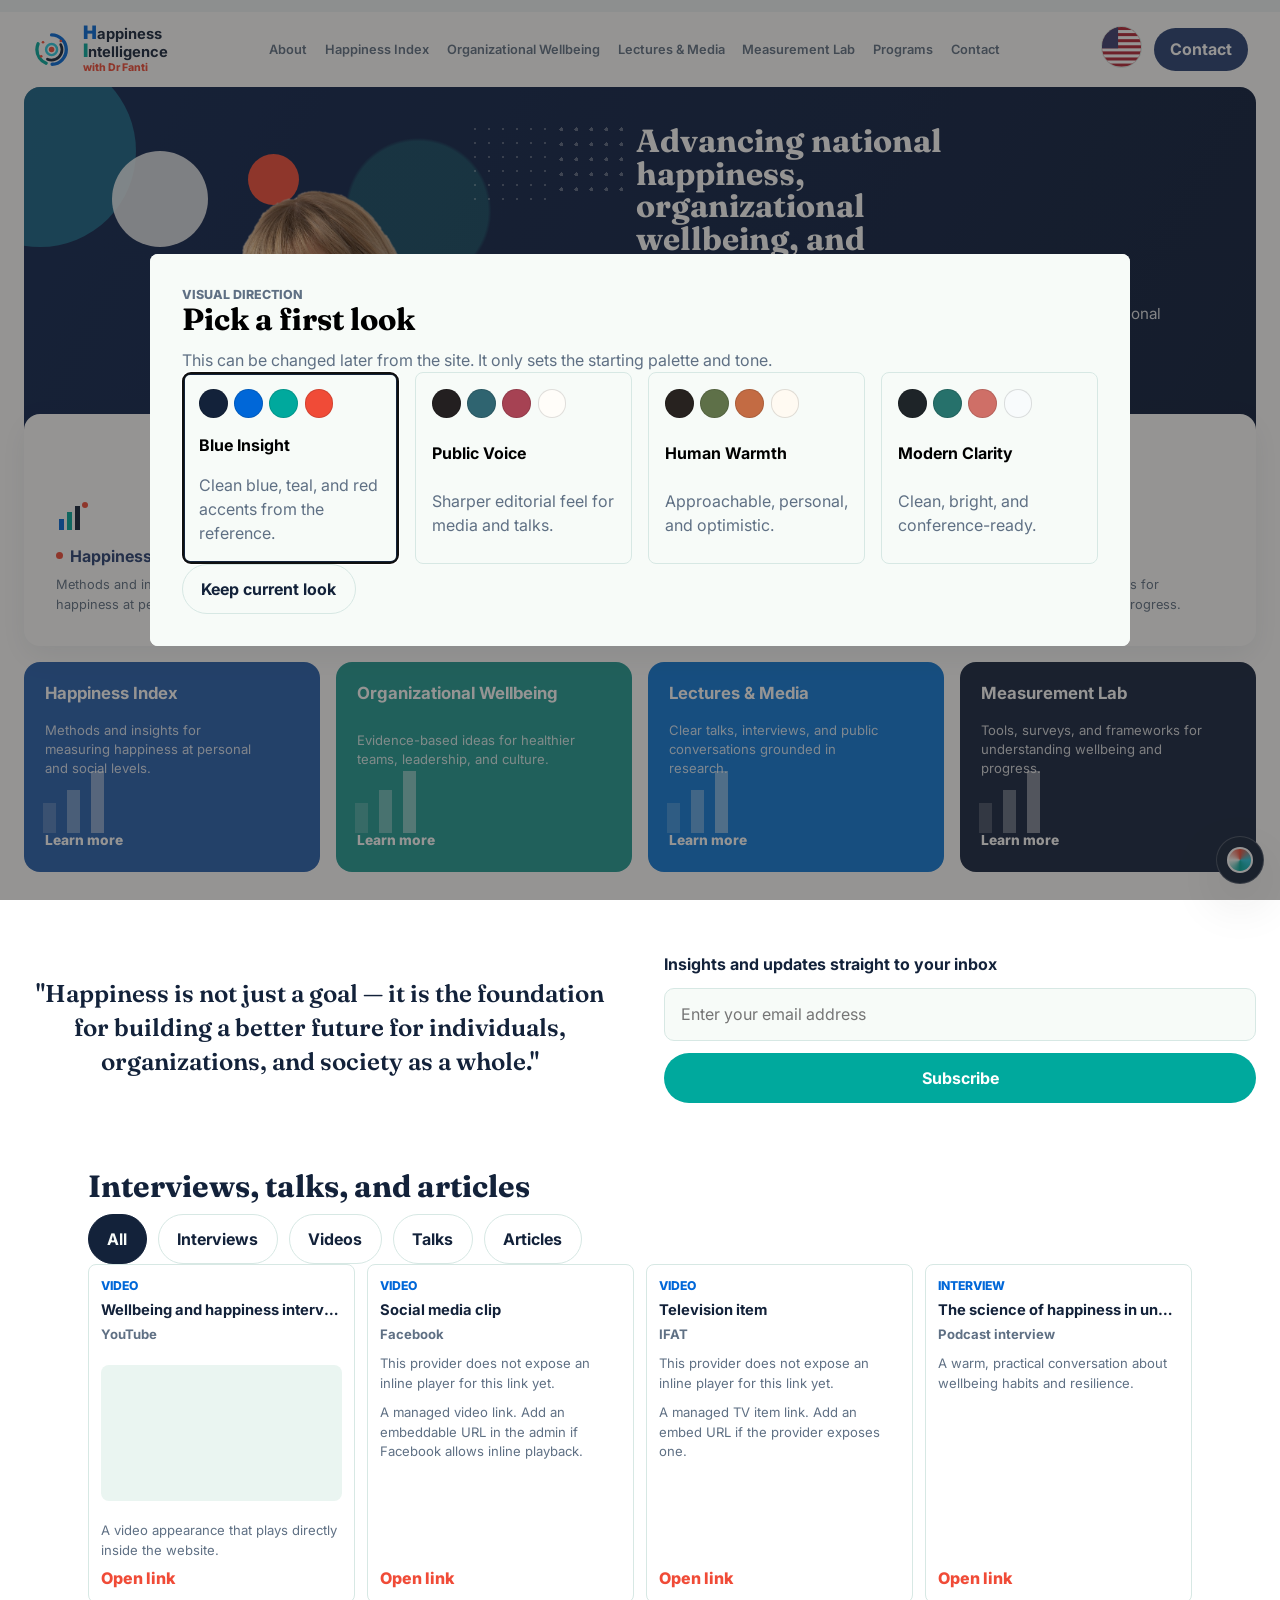
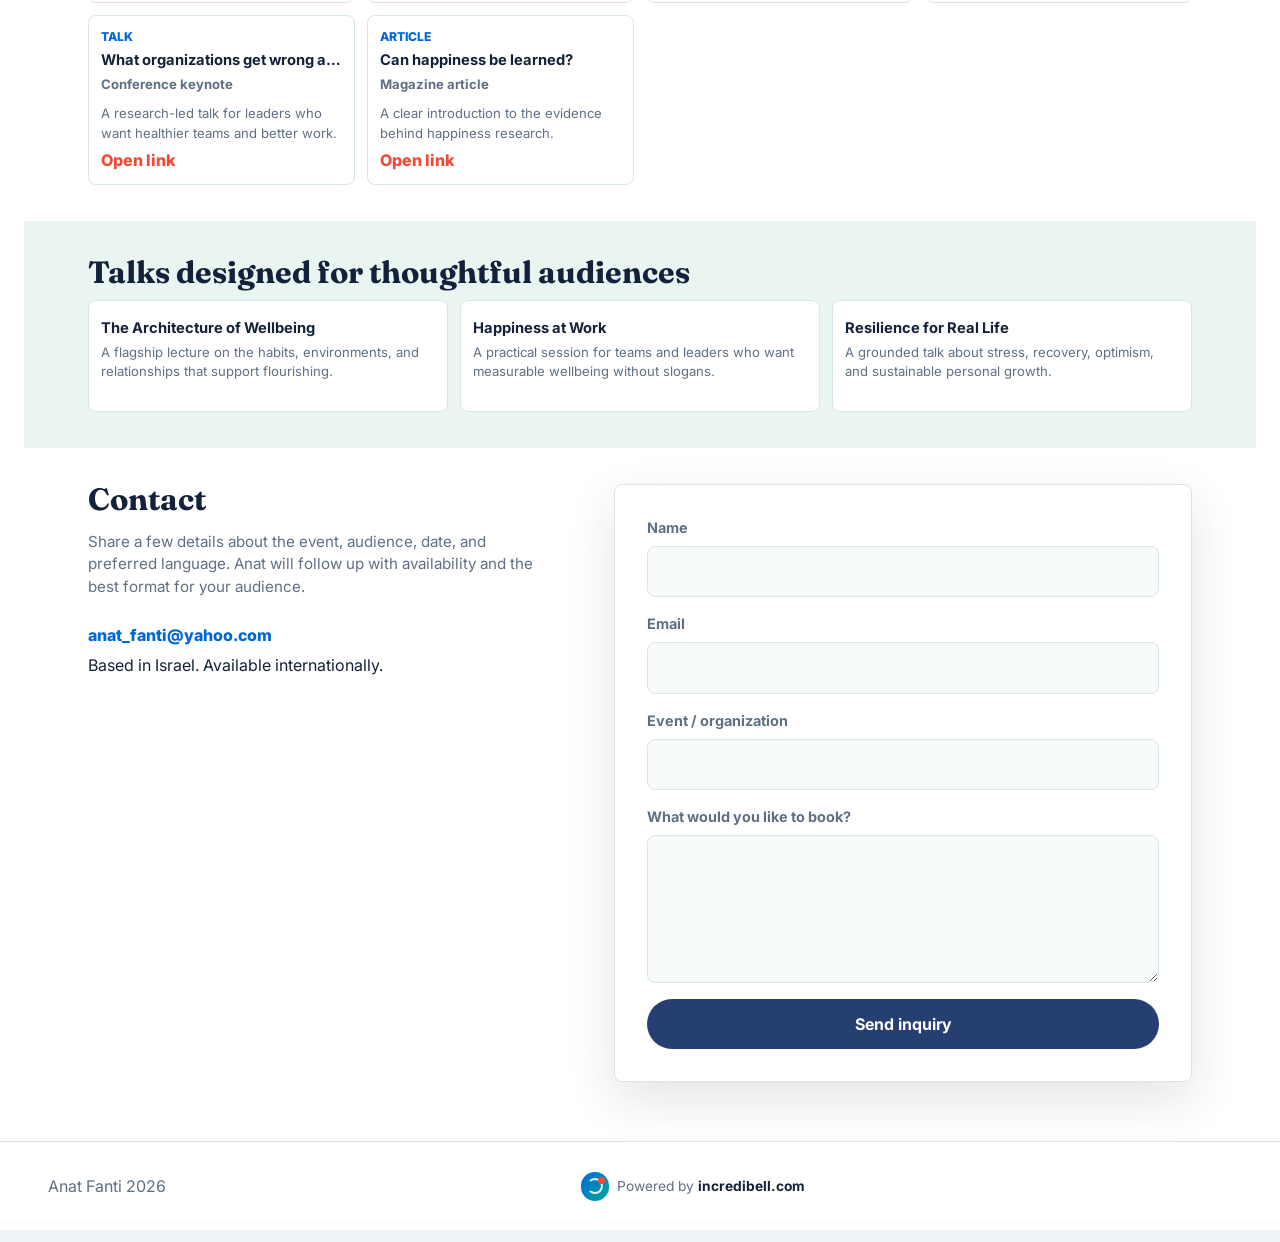
<file: index.html>
<!doctype html>
<html lang="en">
  <head>
    <meta charset="utf-8" />
    <meta name="viewport" content="width=device-width, initial-scale=1" />
    <meta
      name="description"
      content="Professional speaker, researcher, and wellbeing expert available for interviews, lectures, and conferences."
    />
    <title>Anat Fanti</title>
    <link rel="icon" href="favicon.svg" type="image/svg+xml" />
    <link rel="preconnect" href="https://fonts.googleapis.com" />
    <link rel="preconnect" href="https://fonts.gstatic.com" crossorigin />
    <link
      href="https://fonts.googleapis.com/css2?family=Assistant:wght@400;500;600;700&family=Fraunces:opsz,wght@9..144,600;9..144,700&family=Inter:wght@400;500;600;700&display=swap"
      rel="stylesheet"
    />
    <link rel="stylesheet" href="styles.css?v=20260530-21" />
  </head>
  <body>
    <a class="skip-link" href="#main">Skip to content</a>
    <header class="site-header" data-admin-edit="nav">
      <a class="brand" href="#top" aria-label="Home">
        <span class="brand-symbol" aria-hidden="true">
          <svg viewBox="0 0 64 64" focusable="false">
            <circle class="logo-arc logo-arc-blue" cx="32" cy="32" r="24"></circle>
            <circle class="logo-arc logo-arc-teal" cx="32" cy="32" r="24"></circle>
            <circle class="logo-arc logo-arc-navy" cx="32" cy="32" r="17"></circle>
            <circle class="logo-ring" cx="32" cy="32" r="9"></circle>
            <circle class="logo-center" cx="32" cy="32" r="4.5"></circle>
            <circle class="logo-dot logo-dot-one" cx="18" cy="20" r="2.2"></circle>
            <circle class="logo-dot logo-dot-two" cx="47" cy="18" r="2.2"></circle>
            <circle class="logo-dot logo-dot-three" cx="15" cy="43" r="2.2"></circle>
          </svg>
        </span>
        <span class="brand-copy">
          <strong class="brand-title">
            <span><span class="hi-letter" data-brand-letter="h">H</span><span data-i18n="brand.happinessRest">appiness</span></span>
            <span><span class="hi-letter" data-brand-letter="i">I</span><span data-i18n="brand.intelligenceRest">ntelligence</span></span>
          </strong>
          <small data-i18n="brand.subtitle">with Dr Fanti</small>
        </span>
      </a>
      <nav class="nav-links" aria-label="Primary navigation">
        <a href="#work" data-i18n="nav.about">About</a>
        <a href="#happiness-index" data-i18n="nav.index">Happiness Index</a>
        <a href="#organizational" data-i18n="nav.organizational">Organizational Wellbeing</a>
        <a href="#media" data-i18n="nav.media">Lectures & Media</a>
        <a href="#measurement-lab" data-i18n="nav.lab">Measurement Lab</a>
        <a href="#programs" data-i18n="nav.programs">Programs</a>
        <a href="#contact" data-i18n="nav.contact">Contact</a>
      </nav>
      <div class="header-actions">
        <div class="language-menu" id="languageMenu">
          <button class="flag-button" id="langToggle" type="button" aria-haspopup="true" aria-expanded="false" aria-label="Choose language"></button>
          <div class="language-options" id="languageOptions" role="menu" aria-label="Language options">
            <button type="button" role="menuitem" data-lang-choice="en" aria-label="English"></button>
            <button type="button" role="menuitem" data-lang-choice="he" aria-label="Hebrew"></button>
          </div>
        </div>
        <a class="primary-button compact" href="#contact" data-i18n="nav.contactCta">Contact</a>
      </div>
    </header>

    <main id="main">
      <section class="hero" id="top">
        <div class="hero-graphics" aria-hidden="true">
          <span class="shape arc-one"></span>
          <span class="shape arc-two"></span>
          <span class="shape red-dot"></span>
          <span class="shape dot-grid"></span>
          <span class="shape chart-bars"></span>
        </div>
        <div class="hero-copy">
          <h1 data-field="heroTitle">Advancing national happiness, organizational wellbeing, and flourishing societies.</h1>
          <p class="hero-text" data-field="heroText">
            Research-based insights for advancing national happiness, organizational wellbeing, and flourishing societies.
          </p>
          <div class="hero-actions">
            <a class="primary-button" href="#contact" data-i18n="hero.primaryCta">Invite Dr Fanti to speak</a>
            <a class="secondary-button" href="#media" data-i18n="hero.secondaryCta">Media inquiry</a>
          </div>
        </div>
        <figure class="hero-media">
          <img id="heroImage" src="Media/refined_transparent.png" alt="Portrait of Anat Fanti" />
        </figure>
      </section>

      <section class="section expertise-section" id="happiness-index">
        <p class="expertise-label" data-i18n="expertise.sectionLabel">Areas of expertise</p>
        <div class="expertise-grid">
          <div class="expertise-card" id="programs">
            <span class="expertise-icon" aria-hidden="true">
              <svg width="34" height="34" viewBox="0 0 34 34"><rect x="3" y="20" width="5" height="11" fill="#0067d8"/><rect x="11" y="13" width="5" height="18" fill="#00a99d"/><rect x="19" y="7" width="5" height="24" fill="#13223a"/><circle cx="29" cy="6" r="3" fill="#f04b37"/></svg>
            </span>
            <h3 data-i18n="expertise.indexTitle">Happiness Index</h3>
            <p data-i18n="expertise.indexBody">Methods and insights for measuring happiness at personal and social levels.</p>
          </div>
          <div class="expertise-card" id="organizational">
            <span class="expertise-icon" aria-hidden="true">
              <svg width="34" height="34" viewBox="0 0 34 34"><circle cx="17" cy="17" r="11" fill="none" stroke="#d7e8e4" stroke-width="5"/><path d="M17 6 a11 11 0 0 1 9.6 5.6" fill="none" stroke="#00a99d" stroke-width="5" stroke-linecap="round"/></svg>
            </span>
            <h3 data-i18n="expertise.orgTitle">Organizational Wellbeing</h3>
            <p data-i18n="expertise.orgBody">Evidence-based ideas for healthier teams, leadership, and culture.</p>
          </div>
          <div class="expertise-card">
            <span class="expertise-icon" aria-hidden="true">
              <svg width="34" height="34" viewBox="0 0 34 34"><g fill="#27a3d4"><circle cx="6" cy="6" r="2"/><circle cx="14" cy="6" r="2"/><circle cx="22" cy="6" r="2"/><circle cx="6" cy="14" r="2"/><circle cx="14" cy="14" r="2" fill="#f04b37"/><circle cx="22" cy="14" r="2"/><circle cx="6" cy="22" r="2"/><circle cx="14" cy="22" r="2"/><circle cx="22" cy="22" r="2"/></g></svg>
            </span>
            <h3 data-i18n="expertise.mediaTitle">Lectures &amp; Media</h3>
            <p data-i18n="expertise.mediaBody">Clear talks, interviews, and public conversations grounded in research.</p>
          </div>
          <div class="expertise-card">
            <span class="expertise-icon" aria-hidden="true">
              <svg width="34" height="34" viewBox="0 0 34 34"><g><rect x="4" y="4" width="7" height="7" rx="1" fill="#13223a"/><rect x="13" y="4" width="7" height="7" rx="1" fill="#0067d8"/><rect x="4" y="13" width="7" height="7" rx="1" fill="#00a99d"/><rect x="13" y="13" width="7" height="7" rx="1" fill="#9fb6cf"/></g></svg>
            </span>
            <h3 data-i18n="expertise.labTitle">Measurement Lab</h3>
            <p data-i18n="expertise.labBody">Tools, surveys, and frameworks for understanding wellbeing and progress.</p>
          </div>
        </div>
      </section>

      <section class="feature-card-grid" aria-label="Specialty areas">
        <a class="feature-card feature-blue" href="#contact">
          <h3 data-i18n="expertise.indexTitle">Happiness Index</h3>
          <p data-i18n="expertise.indexBody">Methods and insights for measuring happiness at personal and social levels.</p>
          <span data-i18n="feature.more">Learn more</span>
        </a>
        <a class="feature-card feature-teal" href="#contact">
          <h3 data-i18n="expertise.orgTitle">Organizational Wellbeing</h3>
          <p data-i18n="expertise.orgBody">Evidence-based ideas for healthier teams, leadership, and culture.</p>
          <span data-i18n="feature.more">Learn more</span>
        </a>
        <a class="feature-card feature-cyan" href="#media">
          <h3 data-i18n="expertise.mediaTitle">Lectures &amp; Media</h3>
          <p data-i18n="expertise.mediaBody">Clear talks, interviews, and public conversations grounded in research.</p>
          <span data-i18n="feature.more">Learn more</span>
        </a>
        <a class="feature-card feature-dark" href="#contact">
          <h3 data-i18n="expertise.labTitle">Measurement Lab</h3>
          <p data-i18n="expertise.labBody">Tools, surveys, and frameworks for understanding wellbeing and progress.</p>
          <span data-i18n="feature.more">Learn more</span>
        </a>
      </section>

      <section class="cta-band" aria-label="Newsletter and quote">
        <blockquote class="cta-quote" data-i18n="quote.text">
          "Happiness is not just a goal — it is the foundation for building a better future for individuals, organizations, and society as a whole."
        </blockquote>
        <form class="newsletter" id="newsletterForm">
          <p class="newsletter-label" data-i18n="newsletter.label">Insights and updates straight to your inbox</p>
          <span class="newsletter-field">
            <input type="email" name="email" autocomplete="email" data-i18n-placeholder="newsletter.placeholder" placeholder="Enter your email address" required />
          </span>
          <button class="primary-button full" type="submit" data-i18n="newsletter.cta">Subscribe</button>
        </form>
      </section>

      <section class="section" id="media">
        <div class="section-heading">
          <p class="section-kicker" data-i18n="media.kicker">Selected media</p>
          <h2 data-field="mediaTitle">Interviews, talks, and articles</h2>
        </div>
        <div class="filter-row" role="tablist" aria-label="Media filters">
          <button class="filter-button active" type="button" data-filter="all" data-i18n="filters.all">All</button>
          <button class="filter-button" type="button" data-filter="interview" data-i18n="filters.interviews">Interviews</button>
          <button class="filter-button" type="button" data-filter="video" data-i18n="filters.videos">Videos</button>
          <button class="filter-button" type="button" data-filter="talk" data-i18n="filters.talks">Talks</button>
          <button class="filter-button" type="button" data-filter="article" data-i18n="filters.articles">Articles</button>
        </div>
        <div class="media-grid" id="mediaGrid" aria-live="polite"></div>
      </section>

      <section class="section speaking-section" id="speaking">
        <div class="section-heading">
          <p class="section-kicker" data-i18n="speaking.kicker">Lectures & conferences</p>
          <h2 data-field="speakingTitle">Talks designed for thoughtful audiences</h2>
        </div>
        <div class="talk-list" id="talkList"></div>
      </section>

      <section class="section contact-section" id="contact">
        <div>
          <p class="section-kicker" data-i18n="contact.kicker">Contact</p>
          <h2 data-field="contactTitle">Contact</h2>
          <p data-field="contactBody">
            Share a few details about the event, audience, date, and preferred language. Anat will
            follow up with availability and the best format for your audience.
          </p>
          <div class="contact-details">
            <a id="emailLink" href="mailto:hello@example.com">hello@example.com</a>
            <span data-field="location">Based in Israel. Available internationally.</span>
          </div>
        </div>
        <form class="booking-form" id="bookingForm">
          <label>
            <span data-i18n="form.name">Name</span>
            <input name="name" autocomplete="name" required />
          </label>
          <label>
            <span data-i18n="form.email">Email</span>
            <input name="email" type="email" autocomplete="email" required />
          </label>
          <label>
            <span data-i18n="form.event">Event / organization</span>
            <input name="event" required />
          </label>
          <label>
            <span data-i18n="form.message">What would you like to book?</span>
            <textarea name="message" rows="5" required></textarea>
          </label>
          <button class="primary-button full" type="submit" data-i18n="form.submit">Send inquiry</button>
        </form>
      </section>
    </main>

    <footer class="site-footer">
      <p><span data-field="name">Anat Fanti</span> <span id="year"></span></p>
      <a class="powered-by" href="https://incredibell.com" target="_blank" rel="noreferrer" aria-label="Powered by incredibell.com">
        <span class="powered-logo" id="footerAdminHotspot" aria-hidden="true" title="Powered by incredibell.com">
          <span></span>
        </span>
        <span>Powered by <strong>incredibell.com</strong></span>
      </a>
      <button class="stealth-admin" id="adminTrigger" type="button" aria-label="Open editor"></button>
    </footer>

    <button class="theme-fab" id="openTemplatePicker" type="button" aria-label="Change color template" title="Change color template">
      <span aria-hidden="true"></span>
    </button>

    <dialog class="admin-dialog" id="adminDialog" aria-labelledby="adminTitle">
      <form method="dialog" class="admin-shell">
        <header class="admin-header">
          <div>
            <p class="section-kicker">Private editor</p>
            <h2 id="adminTitle">Site content</h2>
          </div>
          <button class="icon-button" value="close" aria-label="Close editor" type="submit">x</button>
        </header>
        <div class="admin-login" id="adminLogin">
          <label>
            <span>Email</span>
            <input id="adminEmail" type="email" autocomplete="username" />
          </label>
          <label>
            <span>Password</span>
            <input id="adminPassword" type="password" autocomplete="current-password" />
          </label>
          <button class="primary-button full" id="unlockAdmin" type="button">Unlock editor</button>
          <p class="admin-note">
            Prototype login for local preview only. Production auth should move to Vercel/CMS auth.
          </p>
        </div>
        <div class="admin-panel" id="adminPanel" hidden>
          <div class="admin-tabs" role="tablist">
            <button class="filter-button active" type="button" data-admin-lang="en">English</button>
            <button class="filter-button" type="button" data-admin-lang="he">Hebrew</button>
          </div>
          <div class="admin-grid" id="adminFields"></div>
          <section class="admin-section">
            <h3>Media items</h3>
            <div id="adminMediaList"></div>
            <button class="secondary-button" id="addMediaItem" type="button">Add media item</button>
          </section>
          <section class="admin-section">
            <h3>Talk formats</h3>
            <div id="adminTalkList"></div>
            <button class="secondary-button" id="addTalkItem" type="button">Add talk</button>
          </section>
          <section class="admin-section">
            <h3>Publish tools</h3>
            <div class="admin-actions">
              <button class="primary-button" id="saveContent" type="button">Save in this browser</button>
              <button class="secondary-button" id="exportContent" type="button">Export JSON</button>
              <label class="file-button">
                Import JSON
                <input id="importContent" type="file" accept="application/json" />
              </label>
              <button class="danger-button" id="resetContent" type="button">Reset local edits</button>
            </div>
          </section>
        </div>
      </form>
    </dialog>

    <dialog class="template-dialog" id="templateDialog" aria-labelledby="templateTitle">
      <div class="template-modal">
        <p class="section-kicker" data-i18n="templates.kicker">Visual direction</p>
        <h2 id="templateTitle" data-i18n="templates.modalTitle">Pick a first look</h2>
        <p data-i18n="templates.modalBody">
          This can be changed later from the site. It only sets the starting palette and tone.
        </p>
        <div class="template-grid" id="templateDialogGrid"></div>
        <button class="ghost-button" id="skipTemplate" type="button" data-i18n="templates.skip">Keep current look</button>
      </div>
    </dialog>

    <script src="app.js?v=20260530-21" defer></script>
  </body>
</html>
</file>
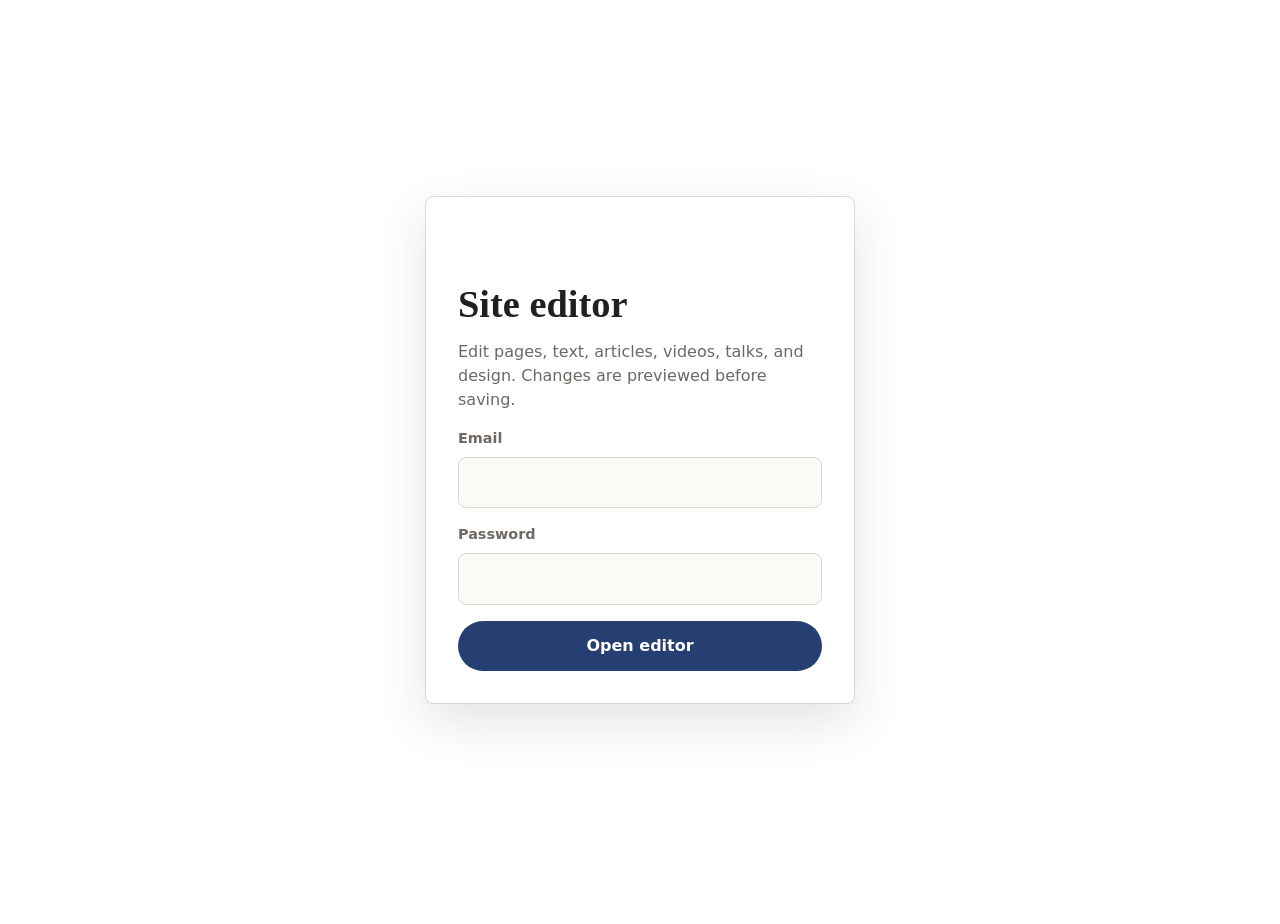
<file: admin.html>
<!doctype html>
<html lang="en">
  <head>
    <meta charset="utf-8" />
    <meta name="viewport" content="width=device-width, initial-scale=1" />
    <title>Anat Fanti Editor</title>
    <link rel="icon" href="favicon.svg" type="image/svg+xml" />
    <link rel="stylesheet" href="styles.css?v=20260529-6" />
    <link rel="stylesheet" href="admin.css?v=20260529-9" />
  </head>
  <body class="editor-body">
    <main class="editor-app">
      <section class="editor-login" id="editorLogin">
        <div class="editor-login-card">
          <span class="brand-symbol" aria-hidden="true"><span></span></span>
          <h1>Site editor</h1>
          <p>Edit pages, text, articles, videos, talks, and design. Changes are previewed before saving.</p>
          <label>
            <span>Email</span>
            <input id="editorEmail" type="email" autocomplete="username" />
          </label>
          <label>
            <span>Password</span>
            <input id="editorPassword" type="password" autocomplete="current-password" />
          </label>
          <button class="primary-button full" id="editorUnlock" type="button">Open editor</button>
        </div>
      </section>

      <section class="editor-shell" id="editorShell" hidden>
        <aside class="editor-sidebar">
          <a class="editor-back" href="/">View site</a>
          <div class="editor-brand">
            <span class="brand-symbol" aria-hidden="true"><span></span></span>
            <div>
              <strong>Content editor</strong>
              <small>Anat Fanti</small>
            </div>
          </div>
          <nav class="editor-tabs" aria-label="Editor sections">
            <button class="active" type="button" data-editor-tab="pages">Pages</button>
            <button type="button" data-editor-tab="text">Text</button>
            <button type="button" data-editor-tab="media">Articles & videos</button>
            <button type="button" data-editor-tab="talks">Talks</button>
            <button type="button" data-editor-tab="design">Design</button>
          </nav>
          <div class="editor-actions">
            <button class="primary-button full" id="editorSave" type="button">Save & refresh preview</button>
            <button class="secondary-button full" id="editorExport" type="button">Export JSON</button>
            <label class="file-button full">
              Import JSON
              <input id="editorImport" type="file" accept="application/json" />
            </label>
            <button class="danger-button full" id="editorReset" type="button">Reset edits</button>
          </div>
        </aside>

        <section class="editor-main">
          <header class="editor-topbar">
            <div>
              <p class="section-kicker">Editing</p>
              <h2 id="editorTitle">Pages</h2>
            </div>
            <div class="editor-language">
              <button class="filter-button active" type="button" data-editor-lang="en">🇺🇸 English</button>
              <button class="filter-button" type="button" data-editor-lang="he">🇮🇱 Hebrew</button>
            </div>
          </header>

          <div class="editor-workspace">
            <section class="editor-panel" id="editorPanel"></section>
          </div>
        </section>
      </section>
    </main>
    <script src="admin.js?v=20260529-11" defer></script>
  </body>
</html>
</file>
<file: styles.css>
:root {
  --ink: #22201f;
  --muted: #6f6862;
  --paper: #fbfaf7;
  --soft: #f0ece5;
  --sage: #7f9488;
  --sage-dark: #506b5f;
  --coral: #c9705c;
  --gold: #c8a96a;
  --line: #ddd7ce;
  --white: #ffffff;
  --shadow: 0 18px 50px rgba(34, 32, 31, 0.12);
  color-scheme: light;
}

body[data-theme="scholar"] {
  --ink: #13223a;
  --muted: #5f7084;
  --paper: #f7fbf8;
  --soft: #eaf5f1;
  --sage: #00a99d;
  --sage-dark: #0067d8;
  --coral: #f04b37;
  --gold: #27c8df;
  --line: #d7e8e4;
}

body[data-theme="editorial"] {
  --ink: #231f20;
  --muted: #6c6669;
  --paper: #fffdf9;
  --soft: #f2ece7;
  --sage: #71888f;
  --sage-dark: #2f6470;
  --coral: #a64253;
  --gold: #d6a64f;
  --line: #e5dad2;
}

body[data-theme="warm"] {
  --ink: #27221f;
  --muted: #71695f;
  --paper: #fffaf2;
  --soft: #f4ead9;
  --sage: #909a76;
  --sage-dark: #5e7048;
  --coral: #c36b43;
  --gold: #ba8e3d;
  --line: #e8dcc7;
}

body[data-theme="clear"] {
  --ink: #1e2428;
  --muted: #62707b;
  --paper: #f8fbfc;
  --soft: #e9f0f2;
  --sage: #6d9b94;
  --sage-dark: #26716b;
  --coral: #cf6f67;
  --gold: #b6a15c;
  --line: #d7e2e5;
}

* {
  box-sizing: border-box;
}

html {
  scroll-behavior: smooth;
}

body {
  margin: 0;
  background: #eef5f7;
  color: var(--ink);
  font-family: Inter, Assistant, system-ui, sans-serif;
  line-height: 1.5;
}

body[dir="rtl"] {
  font-family: Assistant, Inter, system-ui, sans-serif;
}

img {
  display: block;
  max-width: 100%;
}

a {
  color: inherit;
}

button,
input,
textarea {
  font: inherit;
}

.skip-link {
  left: 1rem;
  position: absolute;
  top: -4rem;
  z-index: 10;
}

.skip-link:focus {
  top: 1rem;
}

.site-header {
  align-items: center;
  backdrop-filter: blur(18px);
  background: var(--white);
  border-bottom: 0;
  display: grid;
  gap: 1rem;
  grid-template-columns: auto 1fr auto;
  left: 0;
  min-height: 64px;
  margin: 0.75rem auto 0;
  max-width: 1280px;
  padding: 0.75rem clamp(1.1rem, 3vw, 2rem);
  position: sticky;
  right: 0;
  top: 0;
  z-index: 5;
}

main {
  background: var(--white);
  margin: 0 auto;
  max-width: 1280px;
  overflow: hidden;
  padding: 0 clamp(1rem, 2vw, 1.5rem) 1.5rem;
}

body[dir="rtl"] .brand {
  grid-column: 3;
  justify-self: end;
}

body[dir="rtl"] .nav-links {
  grid-column: 2;
}

body[dir="rtl"] .header-actions {
  grid-column: 1;
  justify-self: start;
}

.brand {
  align-items: center;
  display: inline-flex;
  font-size: 1.02rem;
  font-weight: 700;
  gap: 0.75rem;
  text-decoration: none;
}

.brand-symbol {
  align-items: center;
  display: inline-flex;
  height: 2.45rem;
  justify-content: center;
  width: 2.45rem;
}

.brand-symbol svg {
  display: block;
  height: 100%;
  overflow: visible;
  width: 100%;
}

.logo-arc,
.logo-ring {
  fill: none;
  stroke-linecap: round;
  transform: rotate(-90deg);
  transform-origin: 32px 32px;
}

.logo-arc {
  stroke-width: 5.5;
}

.logo-arc-blue {
  stroke: #0067d8;
  stroke-dasharray: 74 78;
}

.logo-arc-teal {
  stroke: #00a99d;
  stroke-dasharray: 38 114;
  stroke-dashoffset: -84;
}

.logo-arc-navy {
  stroke: #13223a;
  stroke-dasharray: 42 70;
  stroke-dashoffset: -18;
  stroke-width: 4.5;
}

.logo-ring {
  stroke: #27c8df;
  stroke-width: 4;
}

.logo-center {
  fill: #f04b37;
}

.logo-dot {
  fill: #f04b37;
}

.brand-copy {
  display: grid;
  line-height: 0.92;
}

.brand-copy strong {
  color: #13223a;
  font-size: 0.92rem;
}

.brand-title {
  display: grid;
  white-space: nowrap;
}

.brand-title > span {
  white-space: nowrap;
}

.hi-letter {
  color: #0067d8;
  display: inline-block;
  font-size: 1.26em;
  font-weight: 900;
  min-width: 0;
}

.hi-letter[data-brand-letter="i"] {
  color: #00a99d;
  margin-left: 0;
}

body[dir="rtl"] .hi-letter[data-brand-letter="i"] {
  margin-left: 0;
}

.brand-copy small {
  color: #f04b37;
  font-size: 0.66rem;
  font-weight: 800;
  line-height: 1.2;
  margin-top: 0.18rem;
}

.nav-links {
  display: flex;
  gap: clamp(0.6rem, 1.4vw, 1.2rem);
  justify-content: center;
}

.nav-links a {
  color: var(--muted);
  font-size: 0.8rem;
  font-weight: 600;
  text-decoration: none;
  white-space: nowrap;
}

.nav-links a:hover {
  color: var(--ink);
}

.header-actions,
.hero-actions,
.admin-actions,
.filter-row {
  align-items: center;
  display: flex;
  flex-wrap: wrap;
  gap: 0.7rem;
}

.primary-button,
.secondary-button,
.ghost-button,
.flag-button,
.filter-button,
.danger-button,
.file-button {
  align-items: center;
  border: 1px solid transparent;
  border-radius: 999px;
  cursor: pointer;
  display: inline-flex;
  font-weight: 700;
  justify-content: center;
  min-height: 2.8rem;
  padding: 0.75rem 1.15rem;
  text-decoration: none;
  transition: transform 160ms ease, background 160ms ease, border-color 160ms ease;
}

.flag-button {
  background: var(--white);
  border-color: var(--line);
  border-radius: 50%;
  font-size: 1.2rem;
  height: 2.6rem;
  min-height: 2.6rem;
  overflow: hidden;
  padding: 0;
  width: 2.6rem;
}

.flag-svg {
  display: block;
  height: 100%;
  width: 100%;
}

.language-menu {
  position: relative;
}

.language-options {
  background: var(--white);
  border: 1px solid var(--line);
  border-radius: 999px;
  box-shadow: var(--shadow);
  display: none;
  gap: 0.35rem;
  padding: 0.35rem;
  position: absolute;
  right: 0;
  top: calc(100% + 0.45rem);
  z-index: 8;
}

body[dir="rtl"] .language-options {
  left: 0;
  right: auto;
}

.language-menu.open .language-options {
  display: flex;
}

.language-options button {
  align-items: center;
  background: transparent;
  border: 1px solid transparent;
  border-radius: 50%;
  cursor: pointer;
  display: inline-flex;
  font-size: 1.15rem;
  height: 2.25rem;
  justify-content: center;
  overflow: hidden;
  padding: 0;
  width: 2.25rem;
}

.language-options button.active,
.language-options button:hover {
  background: var(--soft);
  border-color: var(--line);
}

.primary-button {
  background: #263f73;
  color: var(--white);
}

.secondary-button,
.ghost-button,
.filter-button,
.file-button {
  background: transparent;
  border-color: var(--line);
  color: var(--ink);
}

/* Secondary CTA sits on the dark blue hero, so its text/border must be light. */
.hero .secondary-button {
  border-color: rgba(255, 255, 255, 0.55);
  color: var(--white);
}

.hero .secondary-button:hover {
  background: rgba(255, 255, 255, 0.12);
}

.danger-button {
  background: #fff4f1;
  border-color: #e8b7ab;
  color: #923a28;
}

.primary-button:hover,
.secondary-button:hover,
.ghost-button:hover,
.filter-button:hover,
.file-button:hover,
.danger-button:hover {
  transform: translateY(-1px);
}

.compact {
  min-height: 2.4rem;
  padding: 0.55rem 0.95rem;
}

.full {
  width: 100%;
}

.hero {
  background:
    radial-gradient(circle at 32% 34%, rgba(31, 169, 164, 0.28) 0 8%, transparent 8.4%),
    radial-gradient(circle at 28% 58%, rgba(231, 78, 54, 0.9) 0 1.4%, transparent 1.8%),
    linear-gradient(118deg, #0c2350 0%, #0a1a39 100%);
  border-radius: 16px;
  color: var(--white);
  /* Keep image left / copy right in BOTH languages; copy text re-flips for RTL. */
  direction: ltr;
  display: grid;
  gap: clamp(1rem, 3vw, 3rem);
  grid-template-columns: minmax(300px, 0.92fr) minmax(0, 1fr);
  margin: 0;
  min-height: 240px;
  overflow: hidden;
  padding: clamp(1.4rem, 3vw, 2.6rem);
  position: relative;
}

.hero::after {
  background-image: radial-gradient(rgba(255, 255, 255, 0.28) 1.5px, transparent 1.5px);
  background-size: 14px 14px;
  height: 5.5rem;
  content: "";
  left: 36%;
  position: absolute;
  top: 2.2rem;
  width: 5.5rem;
}

.hero-graphics {
  inset: 0;
  pointer-events: none;
  position: absolute;
}

.shape {
  position: absolute;
}

.arc-one {
  background: rgba(39, 200, 223, 0.38);
  border-radius: 50%;
  height: 12rem;
  left: -5rem;
  top: -2rem;
  width: 12rem;
}

.arc-two {
  background: rgba(255, 255, 255, 0.82);
  border-radius: 50%;
  height: 6rem;
  left: 5.5rem;
  top: 4rem;
  width: 6rem;
}

.red-dot {
  background: #f04b37;
  border-radius: 50%;
  height: 3.2rem;
  left: 14rem;
  top: 4.2rem;
  width: 3.2rem;
}

.dot-grid {
  background-image: radial-gradient(rgba(255, 255, 255, 0.32) 2px, transparent 2px);
  background-size: 15px 15px;
  height: 5rem;
  left: 43%;
  top: 2.2rem;
  width: 5rem;
}

.chart-bars {
  background:
    linear-gradient(to top, #27c8df 0 48%, transparent 48%) 0 100% / 14px 100% no-repeat,
    linear-gradient(to top, #ffffff 0 62%, transparent 62%) 24px 100% / 14px 100% no-repeat,
    linear-gradient(to top, #0067d8 0 78%, transparent 78%) 48px 100% / 14px 100% no-repeat,
    linear-gradient(to top, #00a99d 0 95%, transparent 95%) 72px 100% / 14px 100% no-repeat;
  bottom: 1.2rem;
  height: 5.8rem;
  opacity: 0.85;
  right: 44%;
  width: 96px;
}

.hero-copy {
  align-self: center;
  justify-self: end;
  max-width: 680px;
  position: relative;
  z-index: 1;
}

.eyebrow,
.section-kicker {
  color: var(--coral);
  font-size: 0.78rem;
  font-weight: 800;
  letter-spacing: 0;
  margin: 0 0 0.9rem;
  text-transform: uppercase;
}

body:not(.editor-body) main .section-kicker {
  display: none;
}

h1,
h2,
h3 {
  font-family: Fraunces, Assistant, serif;
  line-height: 1.02;
  margin: 0;
}

h1 {
  font-size: clamp(1.5rem, 2.5vw, 2.4rem);
  max-width: 18ch;
}

h2 {
  font-size: clamp(1.45rem, 2.4vw, 2.2rem);
  max-width: none;
  white-space: nowrap;
}

h3 {
  font-size: 1.35rem;
}

.hero-text,
.text-stack p,
.contact-section p {
  color: var(--muted);
  font-size: clamp(0.95rem, 1.15vw, 1.08rem);
  max-width: 62ch;
}

.hero .hero-text {
  color: rgba(255, 255, 255, 0.86);
  max-width: 44rem;
}

.hero-media {
  align-self: end;
  grid-column: 1;
  grid-row: 1;
  /* Pull the figure flush to the bottom edge of the blue panel (cancels hero padding). */
  margin: 0 0 calc(-1 * clamp(1.2rem, 3vw, 2.4rem));
  min-height: 0;
  overflow: visible;
  position: relative;
  z-index: 1;
}

.hero-media img {
  display: block;
  /* Cover + top anchor crops the figure higher (head to upper body) so the
     hero stays compact while the portrait still reads large. */
  height: clamp(220px, 24vw, 340px);
  object-fit: cover;
  object-position: center top;
  width: 100%;
}

.hero-copy {
  grid-column: 2;
  grid-row: 1;
}

body[dir="rtl"] .hero {
  grid-template-columns: minmax(300px, 0.92fr) minmax(0, 1fr);
}

body[dir="rtl"] .hero-copy {
  direction: rtl;
  grid-column: 2;
  text-align: right;
}

body[dir="rtl"] .hero-media {
  grid-column: 1;
}

.statement-band {
  background: transparent;
  color: #263f73;
  padding: clamp(1.2rem, 3vw, 2.3rem) clamp(1rem, 5vw, 3rem);
}

.template-grid {
  display: grid;
  gap: 1rem;
  grid-template-columns: repeat(4, minmax(0, 1fr));
}

.template-card {
  background: var(--paper);
  border: 1px solid var(--line);
  border-radius: 8px;
  cursor: pointer;
  display: grid;
  gap: 1rem;
  min-height: 12rem;
  padding: 1rem;
  text-align: start;
}

.template-card.active {
  border-color: var(--ink);
  box-shadow: 0 0 0 2px var(--ink) inset;
}

.swatches {
  display: flex;
  gap: 0.4rem;
}

.swatches span {
  border: 1px solid rgba(0, 0, 0, 0.12);
  border-radius: 50%;
  height: 1.8rem;
  width: 1.8rem;
}

.template-card h3 {
  font-family: Inter, Assistant, system-ui, sans-serif;
  font-size: 1rem;
  line-height: 1.2;
}

.template-card p,
.template-modal p {
  color: var(--muted);
  margin: 0;
}

.statement-band p {
  font-family: Fraunces, Assistant, serif;
  font-size: clamp(1.35rem, 2.4vw, 2.4rem);
  line-height: 1.1;
  margin: 0;
  max-width: 960px;
}

.section {
  padding: clamp(1.2rem, 2.8vw, 2.4rem) clamp(1rem, 5vw, 5rem);
}

.expertise-section {
  background: var(--white);
  border-radius: 16px;
  box-shadow: 0 10px 30px rgba(19, 34, 58, 0.08);
  /* Pull the panel up so it slightly overlaps the bottom of the hero. */
  margin: clamp(-3rem, -3vw, -1.75rem) 0 0;
  padding: clamp(1.2rem, 3vw, 2rem);
  position: relative;
  z-index: 2;
}

.expertise-grid {
  display: grid;
  gap: 0.75rem;
  grid-template-columns: repeat(4, minmax(0, 1fr));
}

.expertise-card {
  background: var(--white);
  border-radius: 0;
  color: var(--ink);
  min-height: 0;
  overflow: hidden;
  padding: 0;
  position: relative;
  text-decoration: none;
  text-align: start;
}

.expertise-card::after {
  display: none;
}

body[dir="rtl"] .expertise-card::after {
  left: -2rem;
  right: auto;
}

.blue-card {
  background: var(--white);
}

.cyan-card {
  background: var(--white);
}

.teal-card {
  background: var(--white);
}

.target-card {
  background: var(--white);
}

.expertise-icon {
  color: #f04b37;
  display: block;
  font-size: 1.55rem;
  font-weight: 800;
  line-height: 1;
  margin-bottom: 0.55rem;
}

.expertise-card h3 {
  align-items: center;
  font-family: Inter, Assistant, system-ui, sans-serif;
  color: #263f73;
  display: flex;
  font-size: 1rem;
  gap: 0.4rem;
  line-height: 1.25;
  margin-bottom: 0.6rem;
}

.expertise-card h3::before {
  background: #f04b37;
  border-radius: 50%;
  content: "";
  flex: none;
  height: 0.45rem;
  width: 0.45rem;
}

.expertise-card p {
  color: var(--muted);
  font-size: 0.8rem;
  margin: 0;
  position: relative;
  z-index: 1;
}

.feature-card-grid {
  display: grid;
  gap: 1rem;
  grid-template-columns: repeat(4, minmax(0, 1fr));
  margin-top: 1rem;
}

.feature-card {
  border-radius: 16px;
  color: var(--white);
  display: flex;
  flex-direction: column;
  justify-content: space-between;
  min-height: 210px;
  overflow: hidden;
  padding: 1.3rem;
  position: relative;
  text-align: end;
  text-decoration: none;
}

.feature-card::after {
  background:
    linear-gradient(to top, rgba(255, 255, 255, 0.22) 0 38%, transparent 38%) 0 100% / 13px 80px no-repeat,
    linear-gradient(to top, rgba(255, 255, 255, 0.38) 0 54%, transparent 54%) 24px 100% / 13px 80px no-repeat,
    linear-gradient(to top, rgba(255, 255, 255, 0.5) 0 78%, transparent 78%) 48px 100% / 13px 80px no-repeat;
  bottom: 2.4rem;
  content: "";
  height: 90px;
  left: 1.2rem;
  opacity: 0.9;
  position: absolute;
  width: 82px;
}

.feature-card h3 {
  font-family: Inter, Assistant, system-ui, sans-serif;
  font-size: 1.05rem;
  line-height: 1.25;
  margin: 0;
  position: relative;
  text-align: start;
  z-index: 1;
}

.feature-card p {
  color: rgba(255, 255, 255, 0.82);
  font-size: 0.82rem;
  line-height: 1.45;
  margin: 0.45rem 0 0;
  max-width: 14rem;
  position: relative;
  text-align: start;
  z-index: 1;
}

.feature-card span {
  color: var(--white);
  font-size: 0.86rem;
  font-weight: 800;
  margin-top: 2.6rem;
  position: relative;
  text-align: start;
  z-index: 1;
}

/* Hero primary CTA is teal to match the mockup. */
.hero .primary-button {
  background: var(--sage);
  color: var(--white);
}

/* "Areas of expertise" centred label above the icon row. */
.expertise-label {
  color: #13223a;
  display: flex;
  align-items: center;
  justify-content: center;
  gap: 0.6rem;
  font-family: Inter, Assistant, system-ui, sans-serif;
  font-size: 1.15rem;
  font-weight: 800;
  margin: 0 0 1.6rem;
  text-align: center;
}

.expertise-label::before,
.expertise-label::after {
  background: var(--sage);
  border-radius: 50%;
  content: "";
  height: 0.5rem;
  width: 0.5rem;
}

.expertise-label::before {
  background: #f04b37;
}

/* Newsletter + quote band (mockup 3). */
.cta-band {
  align-items: center;
  display: grid;
  gap: clamp(1.5rem, 4vw, 3rem);
  grid-template-columns: 1fr 1fr;
  margin-top: clamp(1.5rem, 4vw, 3rem);
  padding: clamp(1rem, 3vw, 2rem) 0;
}

.cta-quote {
  color: #13223a;
  font-family: Fraunces, Assistant, serif;
  font-size: clamp(1.15rem, 1.9vw, 1.6rem);
  font-weight: 600;
  line-height: 1.4;
  margin: 0;
  text-align: center;
}

.newsletter {
  display: flex;
  flex-direction: column;
  gap: 0.75rem;
}

.newsletter-label {
  color: #13223a;
  font-weight: 700;
  margin: 0;
}

.newsletter-field input {
  border: 1px solid var(--line);
  border-radius: 10px;
  font: inherit;
  padding: 0.85rem 1rem;
  width: 100%;
}

.newsletter .primary-button {
  background: var(--sage);
}

.feature-dark {
  background: #14233f;
}

.feature-cyan {
  background: #0d78d8;
}

.feature-teal {
  background: #1f9a94;
}

.feature-blue {
  background: #255fae;
}

.split-section,
.contact-section {
  display: grid;
  gap: clamp(2rem, 5vw, 5rem);
  grid-template-columns: minmax(0, 0.8fr) minmax(0, 1fr);
}

.section-heading {
  align-items: start;
  display: grid;
  gap: 0.2rem;
  justify-content: start;
  margin-bottom: 0.75rem;
  text-align: start;
}

.metrics {
  display: grid;
  gap: 1px;
  grid-template-columns: repeat(3, minmax(0, 1fr));
  margin: 2rem 0 0;
}

.metrics div {
  background: var(--soft);
  min-height: 8rem;
  padding: 1.2rem;
}

.metrics dt {
  color: var(--sage-dark);
  font-family: Fraunces, Assistant, serif;
  font-size: 2.4rem;
  font-weight: 700;
}

.metrics dd {
  color: var(--muted);
  margin: 0.3rem 0 0;
}

.media-grid,
.talk-list {
  display: grid;
  gap: 0.75rem;
  grid-template-columns: repeat(3, minmax(0, 1fr));
}

.media-grid {
  grid-template-columns: repeat(4, minmax(0, 1fr));
}

.media-card,
.talk-card {
  background: var(--white);
  border: 1px solid var(--line);
  border-radius: 8px;
  min-height: 7rem;
  padding: 0.75rem;
}

.media-card {
  display: flex;
  flex-direction: column;
}

.media-type {
  color: var(--sage-dark);
  font-size: 0.76rem;
  font-weight: 800;
  text-transform: uppercase;
}

.media-card h3,
.talk-card h3 {
  font-family: Inter, Assistant, system-ui, sans-serif;
  font-size: 0.92rem;
  line-height: 1.22;
  margin-top: 0.4rem;
  overflow: hidden;
  text-overflow: ellipsis;
  white-space: nowrap;
}

.media-card p,
.talk-card p {
  color: var(--muted);
  font-size: 0.82rem;
  margin: 0.3rem 0;
}

.media-card a {
  color: var(--coral);
  font-weight: 800;
  margin-top: auto;
  text-decoration: none;
}

.embed-frame {
  aspect-ratio: 16 / 9;
  background: var(--soft);
  border: 0;
  border-radius: 8px;
  margin: 1rem 0;
  width: 100%;
}

.theme-fab {
  align-items: center;
  background: var(--ink);
  border: 1px solid rgba(255, 255, 255, 0.22);
  border-radius: 50%;
  bottom: 1rem;
  box-shadow: var(--shadow);
  cursor: pointer;
  display: inline-flex;
  height: 3rem;
  justify-content: center;
  position: fixed;
  right: 1rem;
  width: 3rem;
  z-index: 4;
}

body[dir="rtl"] .theme-fab {
  left: 1rem;
  right: auto;
}

.theme-fab span {
  background: conic-gradient(var(--coral), var(--gold), var(--sage), var(--paper), var(--coral));
  border: 2px solid var(--white);
  border-radius: 50%;
  display: block;
  height: 1.6rem;
  width: 1.6rem;
}

.filter-button.active {
  background: var(--ink);
  border-color: var(--ink);
  color: var(--paper);
}

.speaking-section {
  background: var(--soft);
}

.booking-form {
  background: var(--white);
  border: 1px solid var(--line);
  border-radius: 8px;
  box-shadow: var(--shadow);
  display: grid;
  gap: 1rem;
  padding: clamp(1rem, 3vw, 2rem);
}

label {
  display: grid;
  gap: 0.45rem;
}

label span {
  color: var(--muted);
  font-size: 0.9rem;
  font-weight: 700;
}

input,
textarea {
  background: var(--paper);
  border: 1px solid var(--line);
  border-radius: 8px;
  color: var(--ink);
  min-height: 3rem;
  padding: 0.8rem 0.9rem;
  width: 100%;
}

textarea {
  resize: vertical;
}

.contact-details {
  display: grid;
  gap: 0.4rem;
  margin-top: 1.5rem;
}

.contact-details a {
  color: var(--sage-dark);
  font-weight: 800;
  text-decoration: none;
}

.site-footer {
  align-items: center;
  background: var(--white);
  border-top: 1px solid var(--line);
  color: var(--muted);
  display: flex;
  gap: 1rem;
  justify-content: space-between;
  min-height: 5rem;
  margin: 0 auto 0.75rem;
  max-width: 1280px;
  padding: 1rem clamp(1rem, 5vw, 3rem);
}

.powered-by {
  align-items: center;
  color: var(--muted);
  display: inline-flex;
  font-size: 0.86rem;
  gap: 0.5rem;
  text-decoration: none;
}

.powered-by strong {
  color: var(--ink);
}

.powered-logo {
  align-items: center;
  background: linear-gradient(135deg, #0067d8, #00a99d);
  border-radius: 50%;
  display: inline-flex;
  height: 1.8rem;
  justify-content: center;
  position: relative;
  width: 1.8rem;
}

.powered-logo::before {
  background: #f04b37;
  border-radius: 50%;
  content: "";
  height: 0.42rem;
  position: absolute;
  right: 0.28rem;
  top: 0.32rem;
  width: 0.42rem;
}

.powered-logo span {
  border: 2px solid rgba(255, 255, 255, 0.9);
  border-left-color: transparent;
  border-radius: 50%;
  display: block;
  height: 1rem;
  width: 1rem;
}

.stealth-admin {
  background: transparent;
  border: 0;
  cursor: default;
  height: 1px;
  opacity: 0;
  width: 1px;
}

.admin-dialog {
  border: 0;
  border-radius: 8px;
  max-height: min(860px, 92vh);
  max-width: min(980px, 94vw);
  padding: 0;
  width: 980px;
}

.template-dialog {
  border: 0;
  border-radius: 8px;
  max-width: min(980px, 94vw);
  padding: 0;
  width: 980px;
}

.template-dialog::backdrop {
  background: rgba(34, 32, 31, 0.48);
}

.template-modal {
  background: var(--paper);
  padding: clamp(1.2rem, 4vw, 2rem);
}

.template-modal h2 {
  margin-bottom: 0.8rem;
}

.admin-dialog::backdrop {
  background: rgba(34, 32, 31, 0.55);
}

.admin-shell {
  background: var(--paper);
  margin: 0;
  max-height: inherit;
  overflow: auto;
  padding: 1.2rem;
}

.admin-header {
  align-items: start;
  display: flex;
  justify-content: space-between;
  margin-bottom: 1rem;
}

.icon-button {
  align-items: center;
  background: var(--ink);
  border: 0;
  border-radius: 50%;
  color: var(--paper);
  cursor: pointer;
  display: inline-flex;
  height: 2rem;
  justify-content: center;
  width: 2rem;
}

.admin-grid {
  display: grid;
  gap: 1rem;
  grid-template-columns: repeat(2, minmax(0, 1fr));
  margin-top: 1rem;
}

.admin-section {
  border-top: 1px solid var(--line);
  margin-top: 1.4rem;
  padding-top: 1.4rem;
}

.admin-repeat {
  background: var(--white);
  border: 1px solid var(--line);
  border-radius: 8px;
  display: grid;
  gap: 0.75rem;
  margin-bottom: 0.8rem;
  padding: 1rem;
}

.file-button input {
  display: none;
}

.admin-note {
  color: var(--muted);
  font-size: 0.9rem;
}

@media (max-width: 940px) {
  .site-header {
    grid-template-columns: 1fr auto;
  }

  .nav-links {
    grid-column: 1 / -1;
    justify-content: start;
    overflow-x: auto;
  }

  .hero,
  .split-section,
  .contact-section {
    grid-template-columns: 1fr;
  }

  .hero {
    min-height: auto;
    padding-bottom: 0;
  }

  .hero-media {
    margin-bottom: 0;
    min-height: 0;
  }

  .hero-media img {
    height: 320px;
    object-fit: cover;
    object-position: center top;
  }

  .hero-copy,
  .hero-media,
  body[dir="rtl"] .hero-copy,
  body[dir="rtl"] .hero-media {
    grid-column: 1;
    grid-row: auto;
  }

  .expertise-section {
    margin-top: 1rem;
    padding-left: clamp(1rem, 5vw, 5rem);
    padding-right: clamp(1rem, 5vw, 5rem);
  }

  h1 {
    max-width: 13ch;
  }

  .media-grid,
  .talk-list,
  .expertise-grid,
  .feature-card-grid,
  .template-grid {
    grid-template-columns: repeat(2, minmax(0, 1fr));
  }
}

@media (max-width: 660px) {
  .header-actions {
    justify-content: end;
  }

  .header-actions .primary-button {
    display: none;
  }

  .metrics,
  .media-grid,
  .talk-list,
  .expertise-grid,
  .feature-card-grid,
  .cta-band,
  .template-grid,
  .admin-grid {
    grid-template-columns: 1fr;
  }

  .section-heading {
    align-items: start;
    display: grid;
  }

  h1 {
    font-size: clamp(1.6rem, 7vw, 2.2rem);
  }

  .site-footer {
    align-items: flex-start;
    flex-direction: column;
  }

  .powered-by {
    font-size: 0.82rem;
  }
}
</file>
<file: admin.css>
.editor-body {
  background: #eef5f7;
}

[hidden] {
  display: none !important;
}

.editor-app {
  min-height: 100vh;
}

.editor-login {
  display: grid;
  min-height: 100vh;
  padding: 1rem;
  place-items: center;
}

.editor-login-card {
  background: var(--white);
  border: 1px solid var(--line);
  border-radius: 8px;
  box-shadow: var(--shadow);
  display: grid;
  gap: 1rem;
  max-width: 430px;
  padding: 2rem;
  width: 100%;
}

.editor-login-card h1 {
  font-size: 2.4rem;
  max-width: none;
}

.editor-login-card p {
  color: var(--muted);
  margin: 0;
}

.editor-shell {
  display: grid;
  grid-template-columns: 280px minmax(0, 1fr);
  min-height: 100vh;
}

.editor-sidebar {
  background: #13223a;
  color: var(--white);
  display: flex;
  flex-direction: column;
  gap: 1.2rem;
  padding: 1rem;
}

.editor-back {
  color: rgba(255, 255, 255, 0.78);
  font-size: 0.9rem;
  font-weight: 700;
  text-decoration: none;
}

.editor-brand {
  align-items: center;
  display: flex;
  gap: 0.8rem;
}

.editor-brand small {
  color: rgba(255, 255, 255, 0.7);
  display: block;
}

.editor-tabs {
  display: grid;
  gap: 0.45rem;
}

.editor-tabs button {
  background: transparent;
  border: 1px solid rgba(255, 255, 255, 0.12);
  border-radius: 8px;
  color: rgba(255, 255, 255, 0.78);
  cursor: pointer;
  font-weight: 800;
  padding: 0.85rem 1rem;
  text-align: start;
}

.editor-tabs button.active,
.editor-tabs button:hover {
  background: rgba(255, 255, 255, 0.12);
  color: var(--white);
}

.editor-actions {
  display: grid;
  gap: 0.6rem;
  margin-top: auto;
}

.editor-main {
  min-width: 0;
}

.editor-topbar {
  align-items: center;
  background: var(--white);
  border-bottom: 1px solid var(--line);
  display: flex;
  gap: 1rem;
  justify-content: space-between;
  padding: 1rem 1.4rem;
}

.editor-topbar h2 {
  font-size: 1.35rem;
  white-space: nowrap;
}

.editor-language {
  display: flex;
  flex-wrap: wrap;
  gap: 0.5rem;
}

.editor-workspace {
  display: grid;
  gap: 0.75rem;
  grid-template-columns: 1fr;
  padding: 0.75rem;
}

.editor-panel {
  background: var(--white);
  border: 1px solid var(--line);
  border-radius: 8px;
  box-shadow: 0 10px 30px rgba(19, 34, 58, 0.08);
  min-height: calc(100vh - 112px);
  overflow: auto;
}

.editor-panel {
  display: grid;
  gap: 0.75rem;
  padding: 0.75rem;
}

.editor-section {
  border-bottom: 1px solid var(--line);
  display: grid;
  gap: 0.65rem;
  padding-bottom: 0.75rem;
}

.editor-section:last-child {
  border-bottom: 0;
}

.editor-section h3 {
  font-family: Inter, Assistant, system-ui, sans-serif;
  font-size: 1rem;
  white-space: nowrap;
}

.editor-section-header {
  align-items: center;
  display: flex;
  gap: 0.75rem;
  justify-content: space-between;
}

.editor-section-header p {
  color: var(--muted);
  font-size: 0.82rem;
  margin: 0.15rem 0 0;
}

.editor-plus {
  align-items: center;
  background: #0067d8;
  border: 0;
  border-radius: 50%;
  color: var(--white);
  cursor: pointer;
  display: inline-flex;
  flex: 0 0 auto;
  font-size: 1.45rem;
  font-weight: 800;
  height: 2.35rem;
  justify-content: center;
  line-height: 1;
  width: 2.35rem;
}

.editor-card-grid {
  display: grid;
  gap: 0.6rem;
  grid-template-columns: repeat(3, minmax(0, 1fr));
}

.editor-item-card {
  background: var(--paper);
  border: 1px solid var(--line);
  border-radius: 8px;
  display: grid;
  gap: 0.6rem;
  min-height: 7.2rem;
  padding: 0.75rem;
  padding-right: 5.2rem;
  position: relative;
}

.editor-item-card.active {
  border-color: #0067d8;
  box-shadow: 0 0 0 2px rgba(0, 103, 216, 0.16);
}

.editor-item-type {
  color: #0067d8;
  font-size: 0.68rem;
  font-weight: 900;
  text-transform: uppercase;
}

.editor-item-card h4 {
  font-size: 0.92rem;
  line-height: 1.2;
  margin: 0.25rem 0;
  overflow: hidden;
  text-overflow: ellipsis;
  white-space: nowrap;
}

.editor-item-card p {
  color: var(--muted);
  display: -webkit-box;
  font-size: 0.78rem;
  line-height: 1.25;
  margin: 0;
  overflow: hidden;
  -webkit-box-orient: vertical;
  -webkit-line-clamp: 2;
}

.editor-card-actions {
  display: flex;
  gap: 0.45rem;
  position: absolute;
  right: 0.65rem;
  top: 0.65rem;
}

body[dir="rtl"] .editor-card-actions {
  left: 0.65rem;
  right: auto;
}

.editor-card-actions button {
  align-items: center;
  background: var(--white);
  border: 1px solid var(--line);
  border-radius: 50%;
  cursor: pointer;
  display: inline-flex;
  font-size: 0.98rem;
  height: 2rem;
  justify-content: center;
  padding: 0;
  width: 2rem;
}

.editor-card-actions button:last-child {
  color: #923a28;
}

.editor-detail {
  background: #f7fbf8;
  border: 1px solid var(--line);
  border-radius: 8px;
  display: grid;
  gap: 0.65rem;
  padding: 0.75rem;
}

.editor-repeat {
  background: var(--paper);
  border: 1px solid var(--line);
  border-radius: 8px;
  display: grid;
  gap: 0.75rem;
  padding: 1rem;
}

@media (max-width: 1100px) {
  .editor-shell,
  .editor-workspace {
    grid-template-columns: 1fr;
  }

  .editor-sidebar {
    position: static;
  }

  .editor-card-grid {
    grid-template-columns: repeat(2, minmax(0, 1fr));
  }
}

@media (max-width: 680px) {
  .editor-card-grid {
    grid-template-columns: 1fr;
  }
}
</file>
